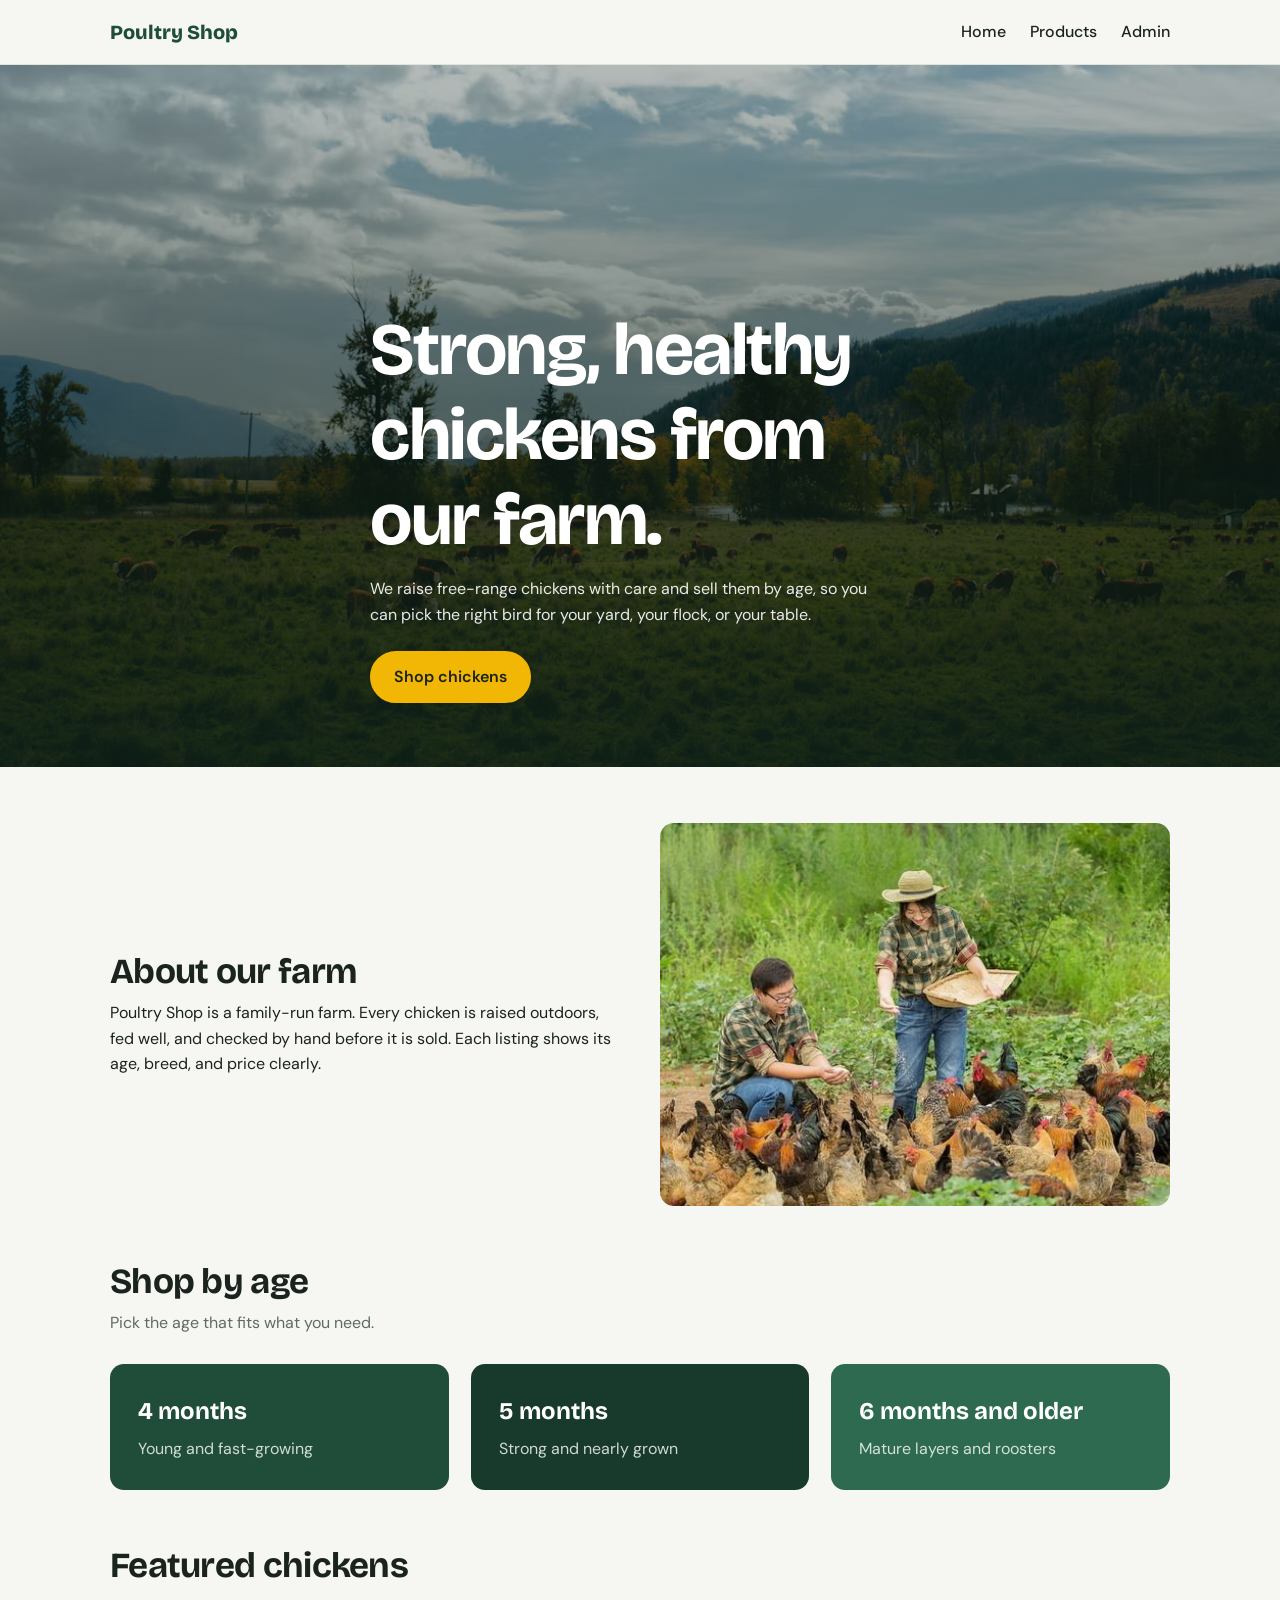
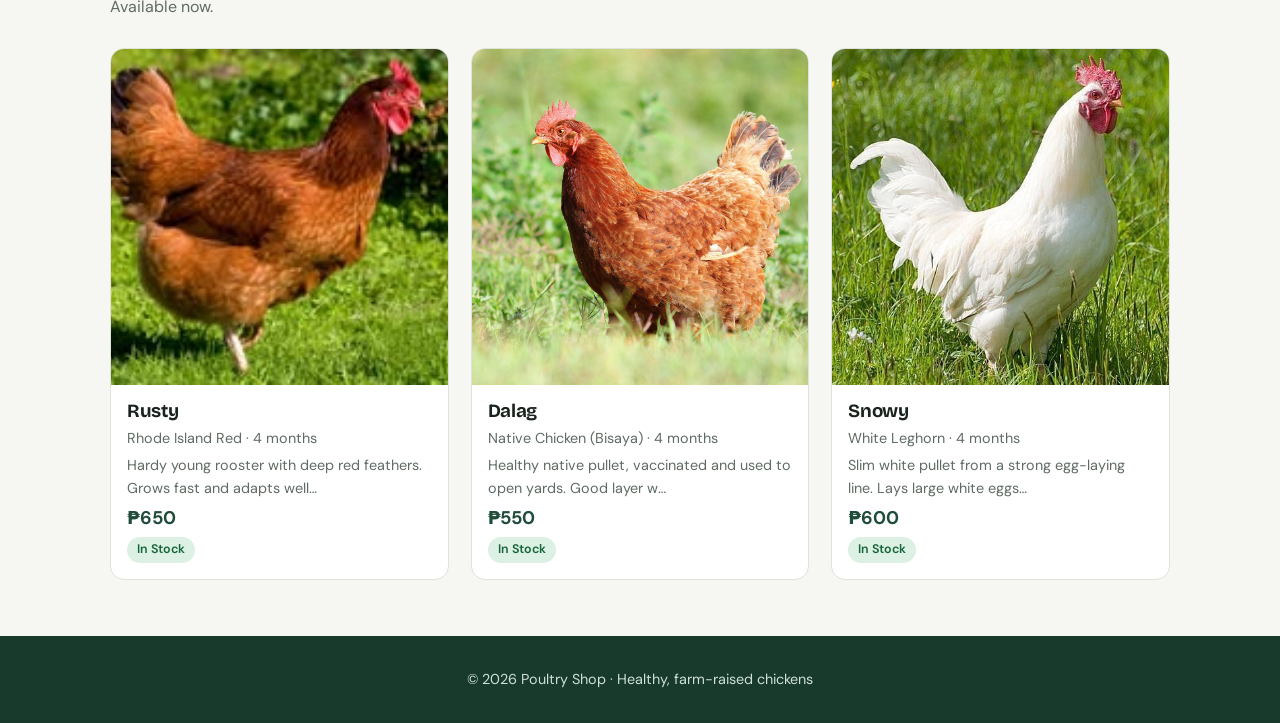
<file: index.html>
<!DOCTYPE html><html lang="en"><head><meta charset="utf-8"><meta name="viewport" content="width=device-width,initial-scale=1">
<title>Poultry Shop | Healthy Farm-Raised Chickens</title><link rel="preconnect" href="https://fonts.googleapis.com">
<link href="https://fonts.googleapis.com/css2?family=Bricolage+Grotesque:wght@600;800&family=DM+Sans:wght@400;500;700&display=swap" rel="stylesheet">
<link rel="stylesheet" href="css/styles.css"></head><body data-base=""><header id="nav"></header>
<section class="hero"><div class="wrap"><h1>Strong, healthy chickens from our farm.</h1>
<p>We raise free-range chickens with care and sell them by age, so you can pick the right bird for your yard, your flock, or your table.</p>
<a class="btn y" href="products.html">Shop chickens</a></div></section>
<section><div class="wrap about"><div><h2>About our farm</h2><p>Poultry Shop is a family-run farm. Every chicken is raised outdoors, fed well, and checked by hand before it is sold. Each listing shows its age, breed, and price clearly.</p></div>
<img src="images/banners/about.jpg" alt="Our farm"></div></section>
<section style="padding-top:0"><div class="wrap"><h2>Shop by age</h2><p class="sub">Pick the age that fits what you need.</p><div class="grid">
<a class="cat" href="products.html?category=4-months"><b>4 months</b><span>Young and fast-growing</span></a>
<a class="cat" href="products.html?category=5-months"><b>5 months</b><span>Strong and nearly grown</span></a>
<a class="cat" href="products.html?category=6-months-and-older"><b>6 months and older</b><span>Mature layers and roosters</span></a></div></div></section>
<section style="padding-top:0"><div class="wrap"><h2>Featured chickens</h2><p class="sub">Available now.</p><div class="grid" id="featured"></div></div></section>
<footer id="foot"></footer><script src="js/storage.js"></script><script src="js/main.js"></script></body></html>
</file>
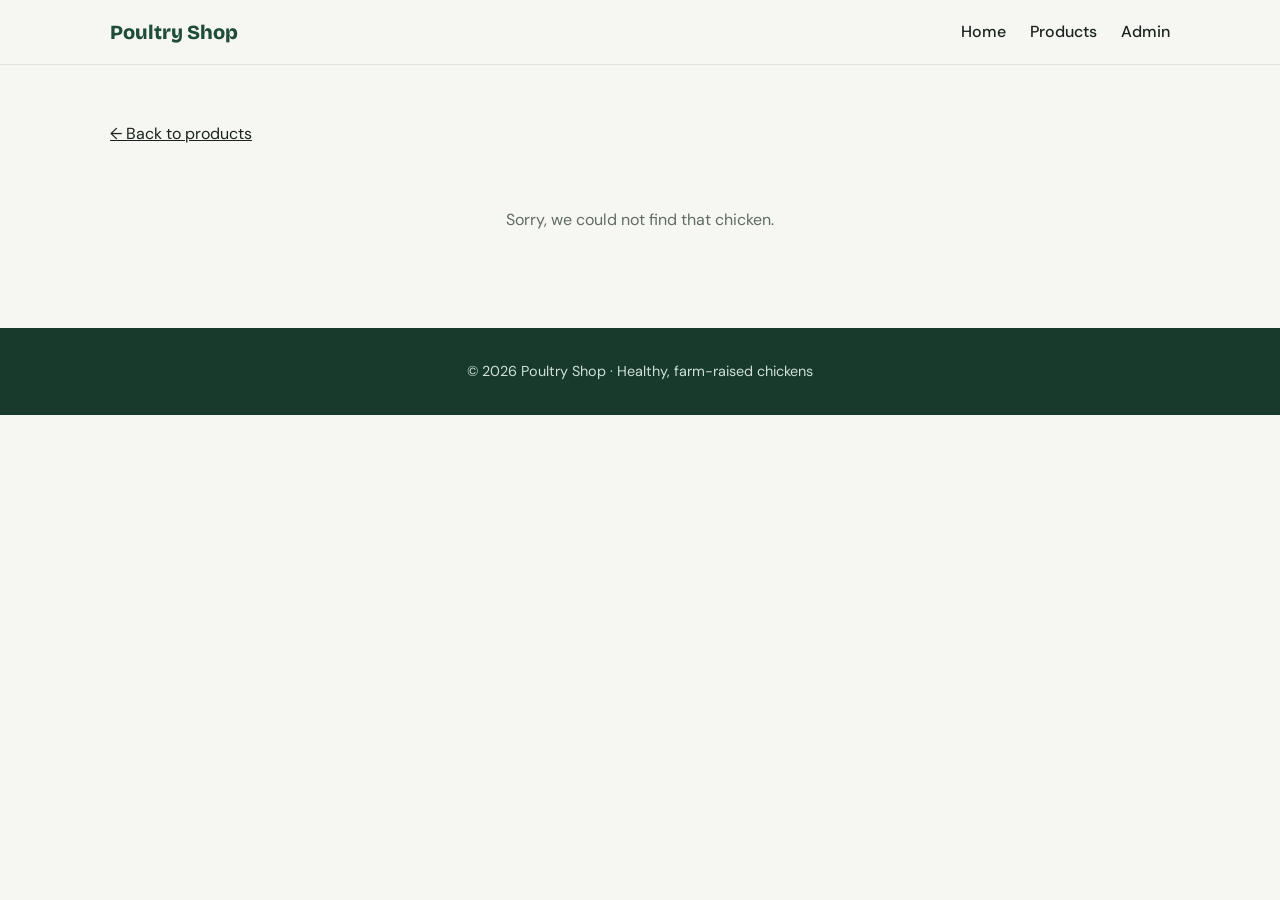
<file: product.html>
<!DOCTYPE html><html lang="en"><head><meta charset="utf-8"><meta name="viewport" content="width=device-width,initial-scale=1">
<title>Chicken Details | Poultry Shop</title><link rel="preconnect" href="https://fonts.googleapis.com">
<link href="https://fonts.googleapis.com/css2?family=Bricolage+Grotesque:wght@600;800&family=DM+Sans:wght@400;500;700&display=swap" rel="stylesheet">
<link rel="stylesheet" href="css/styles.css"></head><body data-base=""><header id="nav"></header>
<section><div class="wrap"><p style="margin-bottom:20px"><a href="products.html">← Back to products</a></p><div class="detail" id="detail"></div></div></section>
<footer id="foot"></footer><script src="js/storage.js"></script><script src="js/main.js"></script><script src="js/products.js"></script></body></html>
</file>
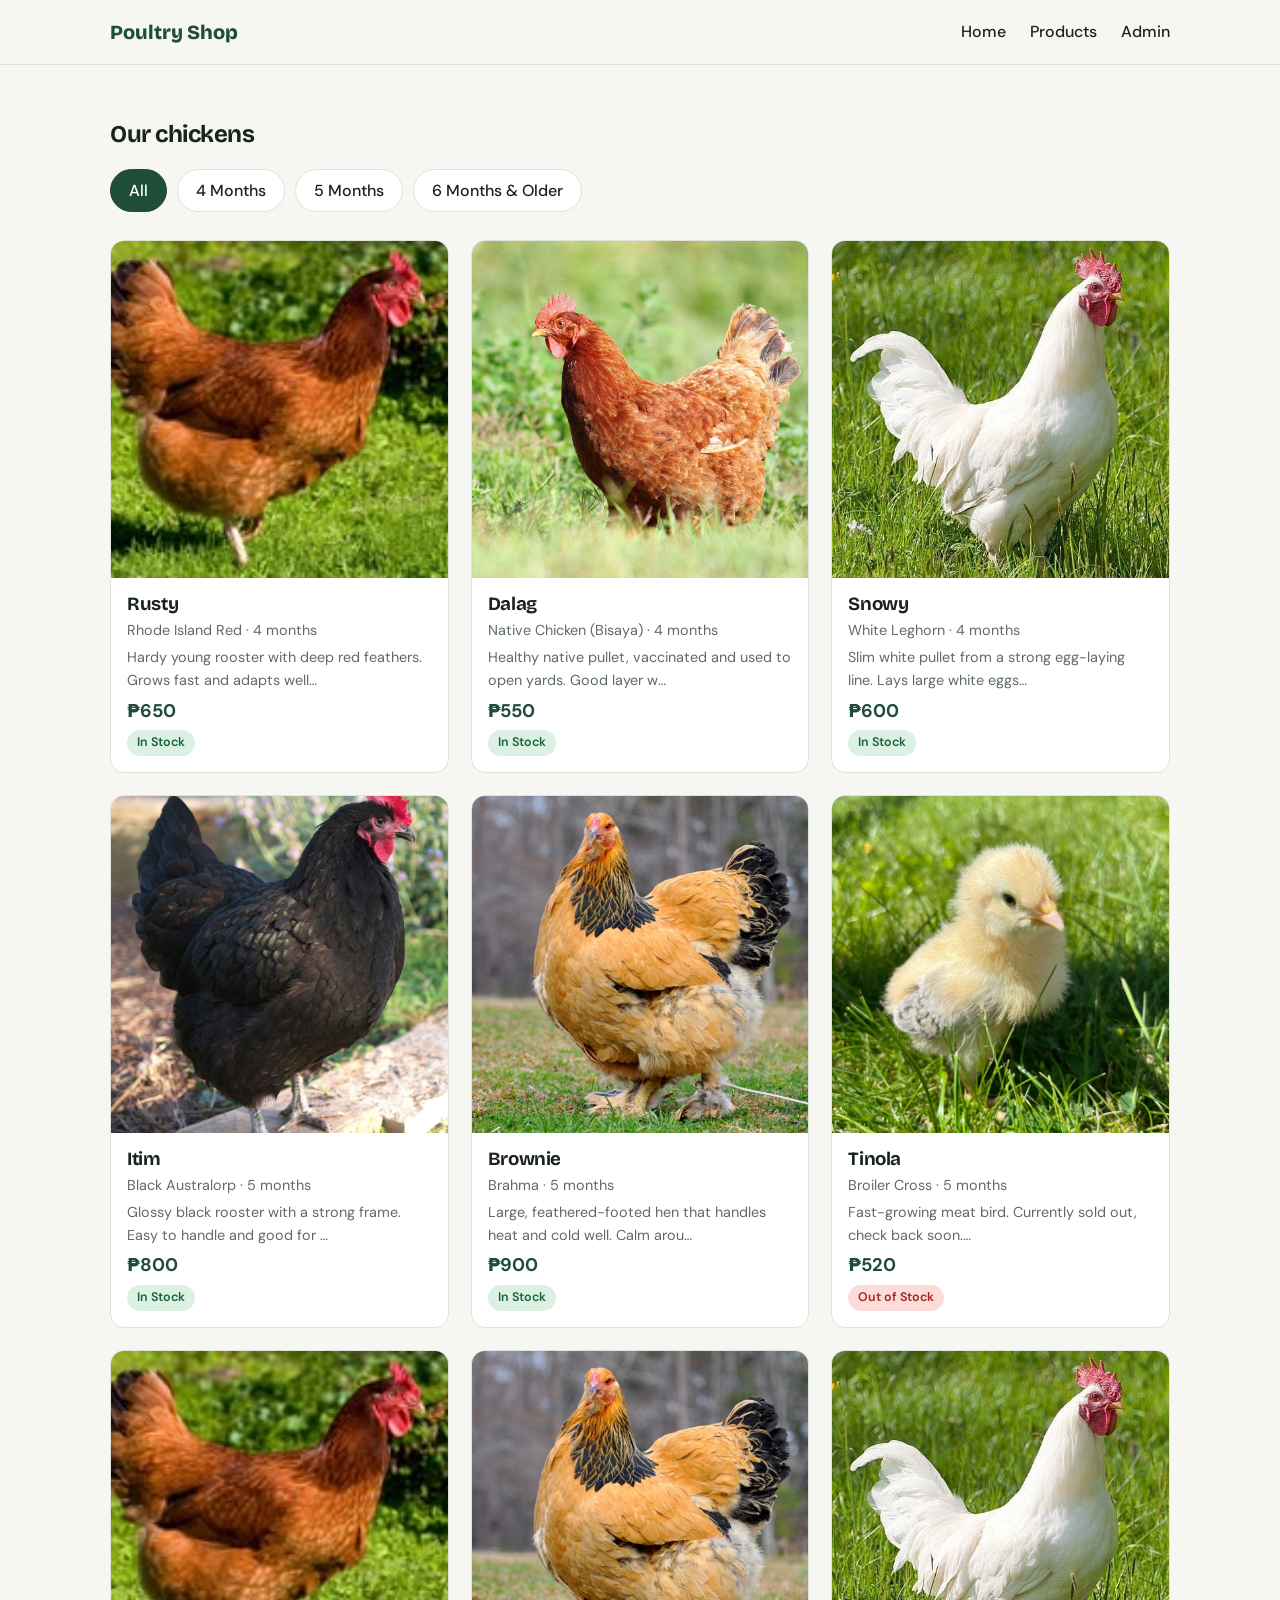
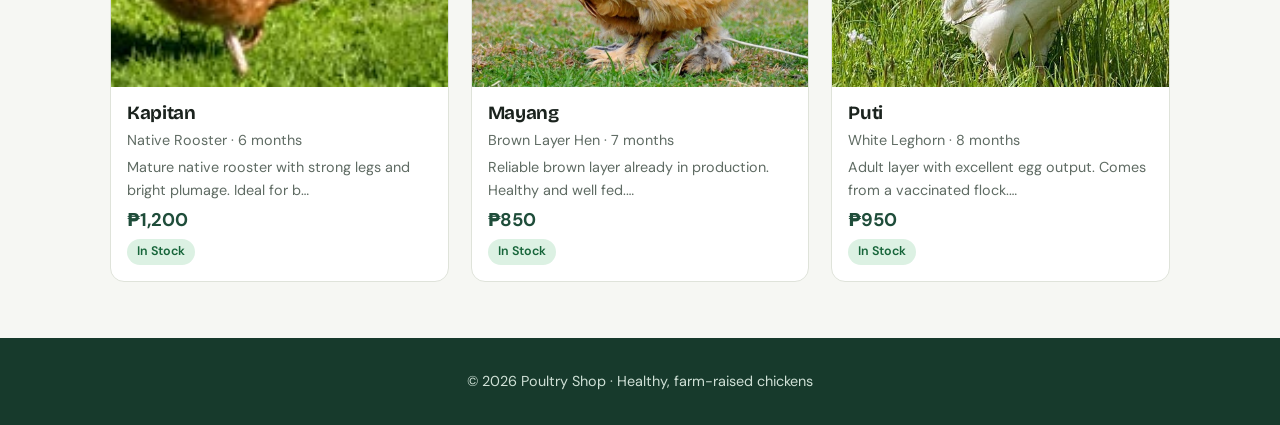
<file: products.html>
<!DOCTYPE html><html lang="en"><head><meta charset="utf-8"><meta name="viewport" content="width=device-width,initial-scale=1">
<title>Chickens | Poultry Shop</title><link rel="preconnect" href="https://fonts.googleapis.com">
<link href="https://fonts.googleapis.com/css2?family=Bricolage+Grotesque:wght@600;800&family=DM+Sans:wght@400;500;700&display=swap" rel="stylesheet">
<link rel="stylesheet" href="css/styles.css"></head><body data-base=""><header id="nav"></header>
<section><div class="wrap"><h1 style="margin-bottom:20px">Our chickens</h1><div class="pills" id="pills"></div><div class="grid" id="grid"></div></div></section>
<footer id="foot"></footer><script src="js/storage.js"></script><script src="js/main.js"></script><script src="js/products.js"></script></body></html>
</file>
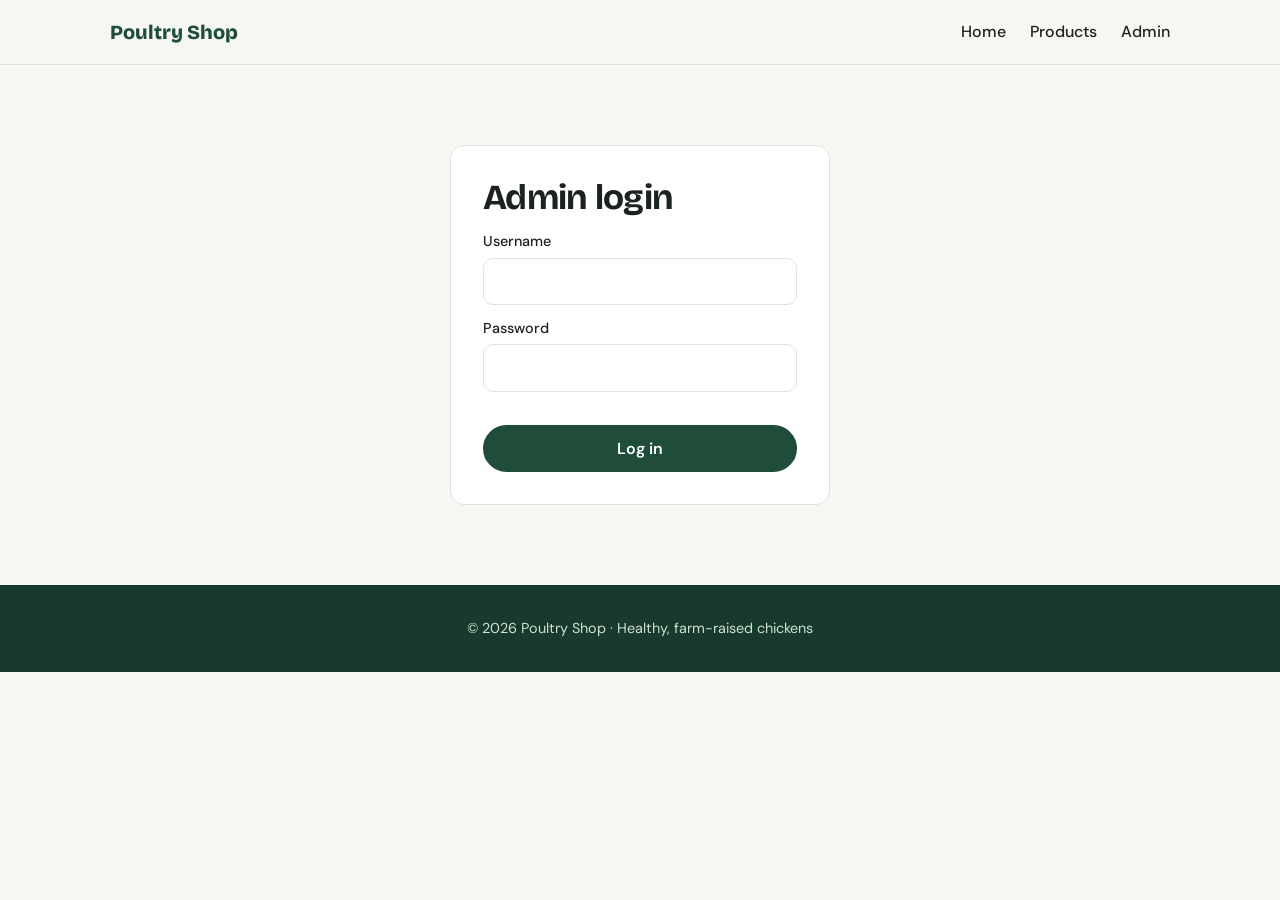
<file: admin/dashboard.html>
<!DOCTYPE html><html lang="en"><head><meta charset="utf-8"><meta name="viewport" content="width=device-width,initial-scale=1">
<title>Admin Dashboard | Poultry Shop</title><link rel="preconnect" href="https://fonts.googleapis.com">
<link href="https://fonts.googleapis.com/css2?family=Bricolage+Grotesque:wght@600;800&family=DM+Sans:wght@400;500;700&display=swap" rel="stylesheet">
<link rel="stylesheet" href="../css/styles.css"></head><body data-base="../"><header id="nav"></header>
<section><div class="wrap"><div class="top"><h1>Dashboard</h1><div><button class="btn" id="add">Add chicken</button> <button class="btn o" id="logout">Log out</button></div></div>
<div class="stats" id="stats"></div><div class="scroll"><table><thead><tr><th></th><th>Chicken</th><th>Category</th><th>Price</th><th>Stock</th><th>Status</th><th>Actions</th></tr></thead><tbody id="rows"></tbody></table></div></div></section>
<dialog id="dlg"><form id="form"><h2 id="ftitle"></h2><input type="hidden" name="id"><div class="two">
<div><label>Name</label><input name="name" required></div><div><label>Breed</label><input name="breed" required></div>
<div><label>Age (months)</label><input name="ageMonths" type="number" min="1" required></div><div><label>Category</label><select name="category"></select></div>
<div><label>Price (₱)</label><input name="price" type="number" min="1" required></div><div><label>Stock</label><input name="stock" type="number" min="0" required></div>
<div><label>Sex</label><select name="sex"><option>Male</option><option>Female</option></select></div><div><label>Weight</label><input name="weight" placeholder="1.5 kg"></div>
<div><label>Temperament</label><input name="temperament"></div><div><label>Photo</label><select name="image"></select></div></div>
<label>Description</label><textarea name="description" rows="3" required></textarea>
<div class="acts"><button class="btn">Save chicken</button><button type="button" class="btn o" id="cancel">Cancel</button></div></form></dialog>
<footer id="foot"></footer><script src="../js/storage.js"></script><script src="../js/main.js"></script><script src="../js/admin.js"></script></body></html>
</file>
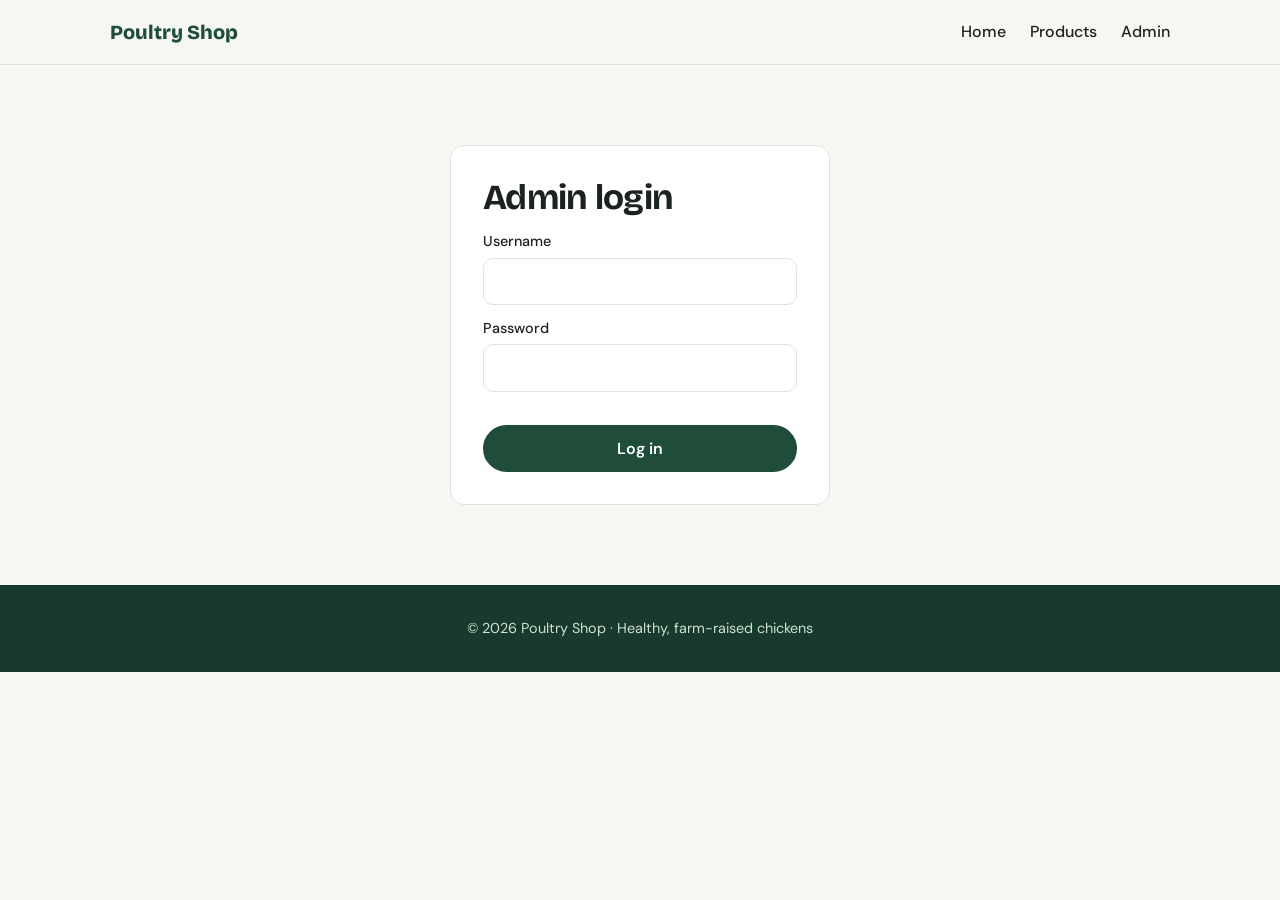
<file: admin/login.html>
<!DOCTYPE html><html lang="en"><head><meta charset="utf-8"><meta name="viewport" content="width=device-width,initial-scale=1">
<title>Admin Login | Poultry Shop</title><link rel="preconnect" href="https://fonts.googleapis.com">
<link href="https://fonts.googleapis.com/css2?family=Bricolage+Grotesque:wght@600;800&family=DM+Sans:wght@400;500;700&display=swap" rel="stylesheet">
<link rel="stylesheet" href="../css/styles.css"></head><body data-base="../"><header id="nav"></header>
<form class="login" id="loginForm"><h2>Admin login</h2><label for="u">Username</label><input id="u" required autocomplete="username">
<label for="p">Password</label><input id="p" type="password" required autocomplete="current-password"><p class="err" id="err"></p><br><button class="btn" style="width:100%">Log in</button></form>
<footer id="foot"></footer><script src="../js/storage.js"></script><script src="../js/main.js"></script><script src="../js/admin.js"></script></body></html>
</file>
<file: css/styles.css>
:root{--bg:#f6f7f3;--ink:#1b231e;--mute:#5f6b63;--g:#1f4d3a;--g2:#173a2c;--y:#f2b705;--line:#dfe3da;--card:#fff;--r:14px}
*{box-sizing:border-box;margin:0}
body{font-family:"DM Sans",system-ui,sans-serif;background:var(--bg);color:var(--ink);line-height:1.6}
h1,h2,h3{font-family:"Bricolage Grotesque","DM Sans",sans-serif;line-height:1.15;letter-spacing:-.02em}
img{max-width:100%;display:block}a{color:inherit}
.wrap{max-width:1100px;margin:0 auto;padding:0 20px}
section{padding:56px 0}h2{font-size:clamp(1.6rem,4vw,2.2rem);margin-bottom:8px}
.sub{color:var(--mute);margin-bottom:28px}
header.nav{position:sticky;top:0;z-index:20;background:rgba(246,247,243,.92);backdrop-filter:blur(8px);border-bottom:1px solid var(--line)}
.nav .wrap{display:flex;align-items:center;justify-content:space-between;height:64px}
.logo{font-family:"Bricolage Grotesque",sans-serif;font-weight:800;font-size:1.25rem;text-decoration:none;color:var(--g)}
.links{display:flex;gap:24px}.links a{text-decoration:none;font-weight:500}.links a:hover{color:var(--g)}
#burger{display:none;background:none;border:0;font-size:1.6rem;cursor:pointer}
.btn{display:inline-block;background:var(--g);color:#fff;border:2px solid var(--g);padding:11px 22px;border-radius:999px;font-weight:600;font-size:1rem;font-family:inherit;text-decoration:none;cursor:pointer}
.btn:hover{background:var(--g2)}.btn.y{background:var(--y);border-color:var(--y);color:#1b231e}
.btn.o{background:transparent;color:var(--g)}.btn.sm{padding:6px 14px;font-size:.85rem}.btn.red{background:#b3261e;border-color:#b3261e}
.hero{min-height:78vh;display:flex;align-items:flex-end;color:#fff;background:linear-gradient(0deg,rgba(15,35,26,.82),rgba(15,35,26,.25)),url(../images/banners/hero.jpg) center/cover var(--g);padding:0}
.hero .wrap{padding-bottom:64px}.hero h1{font-size:clamp(2.4rem,7vw,4.6rem);max-width:12ch;margin-bottom:14px}
.hero p{max-width:46ch;margin-bottom:24px;opacity:.9}
.about{display:grid;grid-template-columns:1fr 1fr;gap:40px;align-items:center}
.about img{border-radius:var(--r);aspect-ratio:4/3;object-fit:cover;background:var(--line);width:100%}
.grid{display:grid;grid-template-columns:repeat(3,1fr);gap:22px}
.cat{background:var(--g);color:#fff;padding:28px;border-radius:var(--r);text-decoration:none;display:flex;flex-direction:column;gap:6px}
.cat:nth-child(2){background:var(--g2)}.cat:nth-child(3){background:#2d6a4f}.cat b{font-size:1.5rem;font-family:"Bricolage Grotesque",sans-serif}
.cat span{opacity:.8}.cat:hover{transform:translateY(-3px)}
.card{background:var(--card);border:1px solid var(--line);border-radius:var(--r);overflow:hidden;text-decoration:none;display:flex;flex-direction:column}
.card:hover{border-color:var(--g)}.card img{aspect-ratio:1/1;object-fit:cover;width:100%;background:var(--line)}
.card .b{padding:16px;display:flex;flex-direction:column;gap:4px;flex:1}.card .m{color:var(--mute);font-size:.9rem}
.price{font-weight:700;font-size:1.15rem;color:var(--g)}.badge{display:inline-block;font-size:.78rem;font-weight:600;padding:3px 10px;border-radius:999px;width:fit-content}
.ok{background:#dcf1e3;color:#17653a}.no{background:#fbdcd9;color:#a1271f}
.pills{display:flex;flex-wrap:wrap;gap:10px;margin-bottom:28px}
.pill{padding:8px 18px;border-radius:999px;border:1px solid var(--line);background:#fff;text-decoration:none;font-weight:500}
.pill.on{background:var(--g);color:#fff;border-color:var(--g)}
.detail{display:grid;grid-template-columns:1fr 1fr;gap:40px}
.detail img{border-radius:var(--r);width:100%;aspect-ratio:1/1;object-fit:cover;background:var(--line)}
.spec{display:grid;grid-template-columns:auto 1fr;gap:6px 22px;margin:18px 0}.spec dt{color:var(--mute)}.spec dd{margin:0;font-weight:500}
.empty{padding:40px;text-align:center;color:var(--mute);grid-column:1/-1}
footer.foot{background:var(--g2);color:#cfe0d6;padding:32px 0;text-align:center;font-size:.9rem}
.login{max-width:380px;margin:80px auto;background:#fff;border:1px solid var(--line);border-radius:var(--r);padding:32px}
label{display:block;font-weight:500;font-size:.9rem;margin:12px 0 4px}
input,select,textarea{width:100%;padding:10px 12px;border:1px solid var(--line);border-radius:10px;font:inherit;background:#fff}
input:focus,select:focus,textarea:focus,.btn:focus-visible,a:focus-visible{outline:2px solid var(--y);outline-offset:2px}
.err{color:#a1271f;font-size:.9rem;margin-top:8px}
.stats{display:grid;grid-template-columns:repeat(auto-fit,minmax(150px,1fr));gap:14px;margin:20px 0}
.stat{background:#fff;border:1px solid var(--line);border-radius:var(--r);padding:16px}.stat b{font-size:1.8rem;display:block;font-family:"Bricolage Grotesque",sans-serif}
.scroll{overflow-x:auto;background:#fff;border:1px solid var(--line);border-radius:var(--r)}
table{width:100%;border-collapse:collapse;min-width:640px}th,td{padding:12px 14px;text-align:left;border-bottom:1px solid var(--line);font-size:.92rem}
td img{width:48px;height:48px;object-fit:cover;border-radius:8px}td .btn{margin-right:4px}
.top{display:flex;justify-content:space-between;align-items:center;gap:12px;flex-wrap:wrap}
dialog{border:0;border-radius:var(--r);padding:26px;width:min(560px,94vw);max-height:92vh}dialog::backdrop{background:rgba(0,0,0,.45)}
.two{display:grid;grid-template-columns:1fr 1fr;gap:0 14px}.acts{display:flex;gap:10px;margin-top:18px}
@media(max-width:900px){.grid{grid-template-columns:repeat(2,1fr)}}
@media(max-width:700px){#burger{display:block}.links{display:none;position:absolute;top:64px;left:0;right:0;background:var(--bg);flex-direction:column;padding:16px 20px;border-bottom:1px solid var(--line)}.links.open{display:flex}
.grid,.about,.detail,.two{grid-template-columns:1fr}section{padding:40px 0}.hero{min-height:70vh}}
</file>
